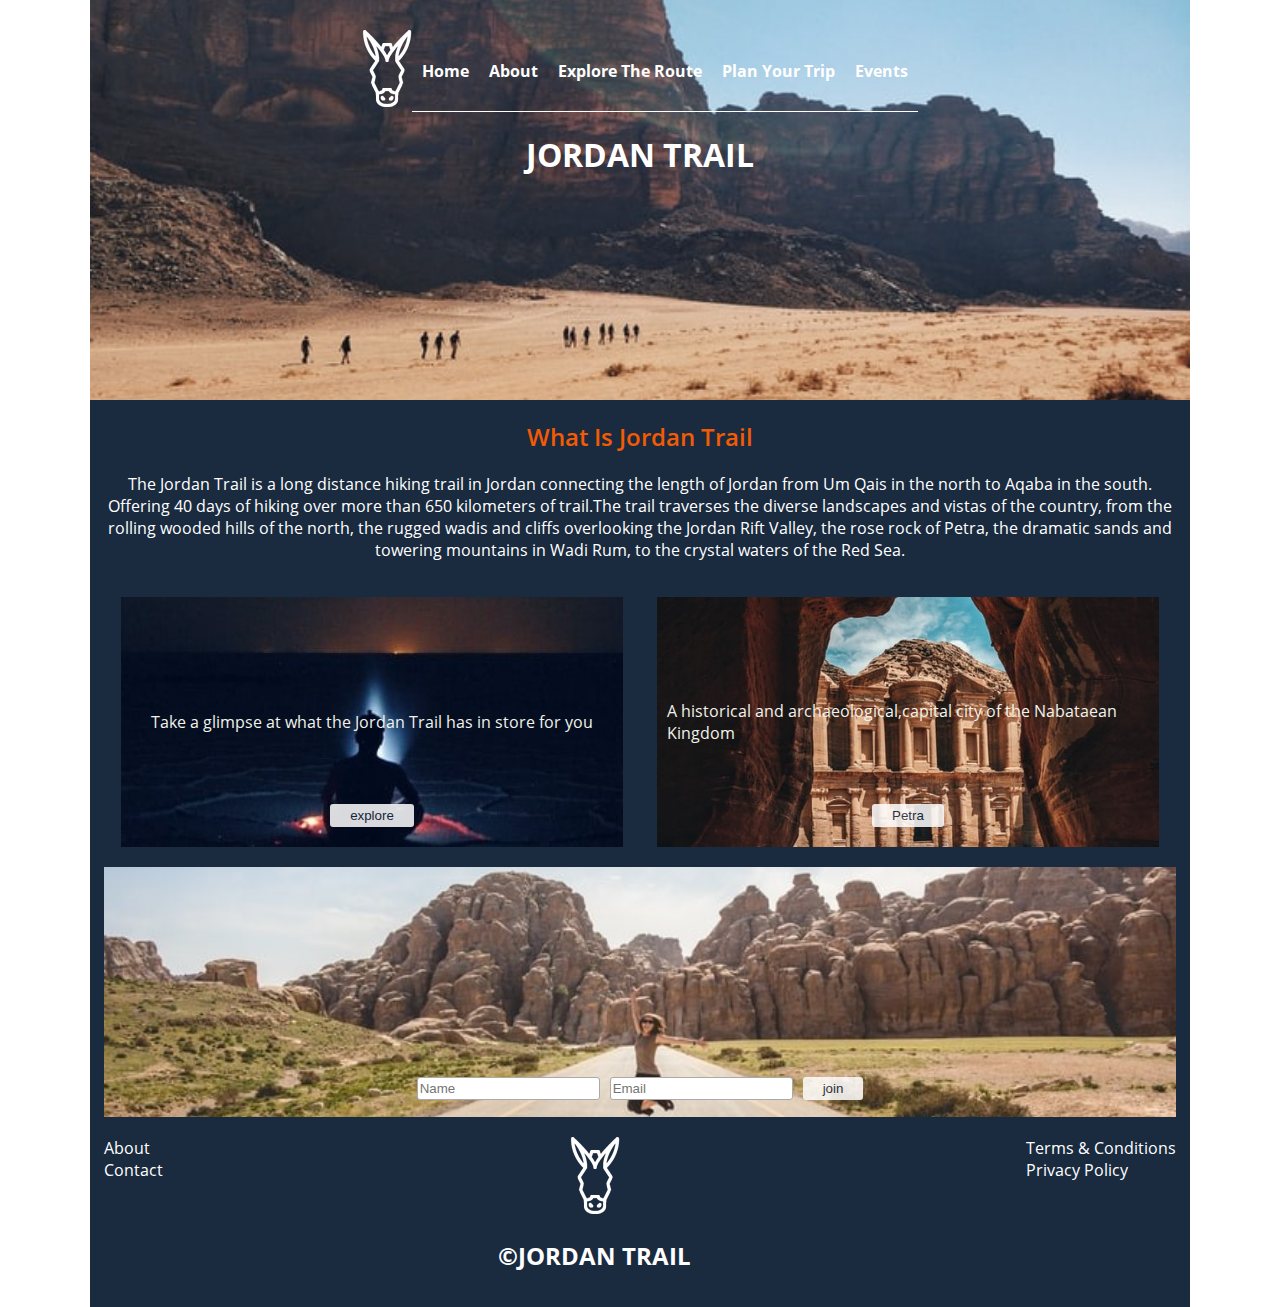
<file: html/index.html>
<!DOCTYPE html>
<html lang="en" dir="ltr">

<head>
    <meta charset="utf-8">
    <meta name="viewport" content="width=device-width, initial-scale=1">
    <meta name="description" content="top fifteenth trail in the world">
    <!-- schreib description spater circa 120 zeichen  -->

    <link rel="stylesheet" href="../css/style.css">
    <title>home</title>
</head>

<body>
    <div class="container container-home">
        <header>
            <nav class="mainnav-mobile">
                <div>
                  <img src="../images/Hamburger_icon.svg" alt="menu bar">
                </div><!-- .Mobile-hamburger -->
            </nav>
            <nav class="mainnav-desktop">
                <a href="index.html">
                    <img src="../images/logo.png" alt="logo">
                </a>
                <ul>
                    <li><a href="">Home</a></li>
                    <li><a href="">About</a></li>
                    <li class="has-submenu"><a href="#">Explore The Route</a>
                      <ul>
                        <li><a href="explore.html">Dana To Petra</a></li>
                        <li><a href="#">Wadi Rum To Petra</a></li>
                        <li><a href="#">Aqaba To Petra</a></li>
                      </ul>
                    </li>
                    <li class="has-submenu"><a href="">Plan Your Trip</a>
                      <ul>
                        <li><a href="culture.html">Language And Culture</a></li>
                        <li><a href="#">Weather</a></li>
                        <li><a href="#">Things To Do</a></li>
                      </ul>
                    </li>
                    <li><a href="">Events</a></li>
                </ul>
            </nav>
            <div id="main-heading">
                <h1>JORDAN TRAIL</h1>
            </div>

        </header>

        <main>

          <div clas="main-text">
            <h2>What Is Jordan Trail</h2>
           <p id="main-par">The Jordan Trail is a long distance hiking trail in Jordan connecting the length of Jordan from Um Qais in the north to Aqaba in the south. Offering 40 days of hiking over more than 650 kilometers of trail.The trail traverses the diverse landscapes and vistas of the country, from the rolling wooded hills of the north, the rugged wadis and cliffs overlooking the Jordan Rift Valley, the rose rock of Petra, the dramatic sands and towering mountains in Wadi Rum, to the crystal waters of the Red Sea.
           </p>
          </div>





            <div class="explore">
                <div class="content-box">
                  <p>Take a glimpse at what the Jordan Trail has in store for you</p>
                  <div class="button-wrap"><button>explore</button></div>
                </div>
                <div class="content-box">
                  <p>A historical and archaeological,capital city of the Nabataean Kingdom</p>
                  <div class="button-wrap"><button>Petra</button>

                  </div>
                </div>

            </div>
            <div class="content-box join-group">
              <form class="form-join" action="index.html" method="post">
                  <input type="text" name="name" value="" placeholder="Name">
                  <input type="text" name="email" value="" placeholder="Email">
                  <button class="button-join" type="button" name="button">join</button>
              </form>


            </div>

        </main>
        <footer>
          <div class="footer-nav">
           <ul>
            <li><a href="#">About</a></li>
            <li><a href="contact.html">Contact</a></li>
           </ul>
          </div>
          <div class="footer-brand">
            <div class="logo-container">
              <img src="../images/logo.png" alt="logo">
            </div>

            <h2>&copy;JORDAN TRAIL</h2>

          </div>
          <div class="footer-terms">
            <a href="#">Terms & Conditions</a>
            <a href="#">Privacy Policy</a>
          </div>
       </footer>

    </div>

</body>

</html>
</file>
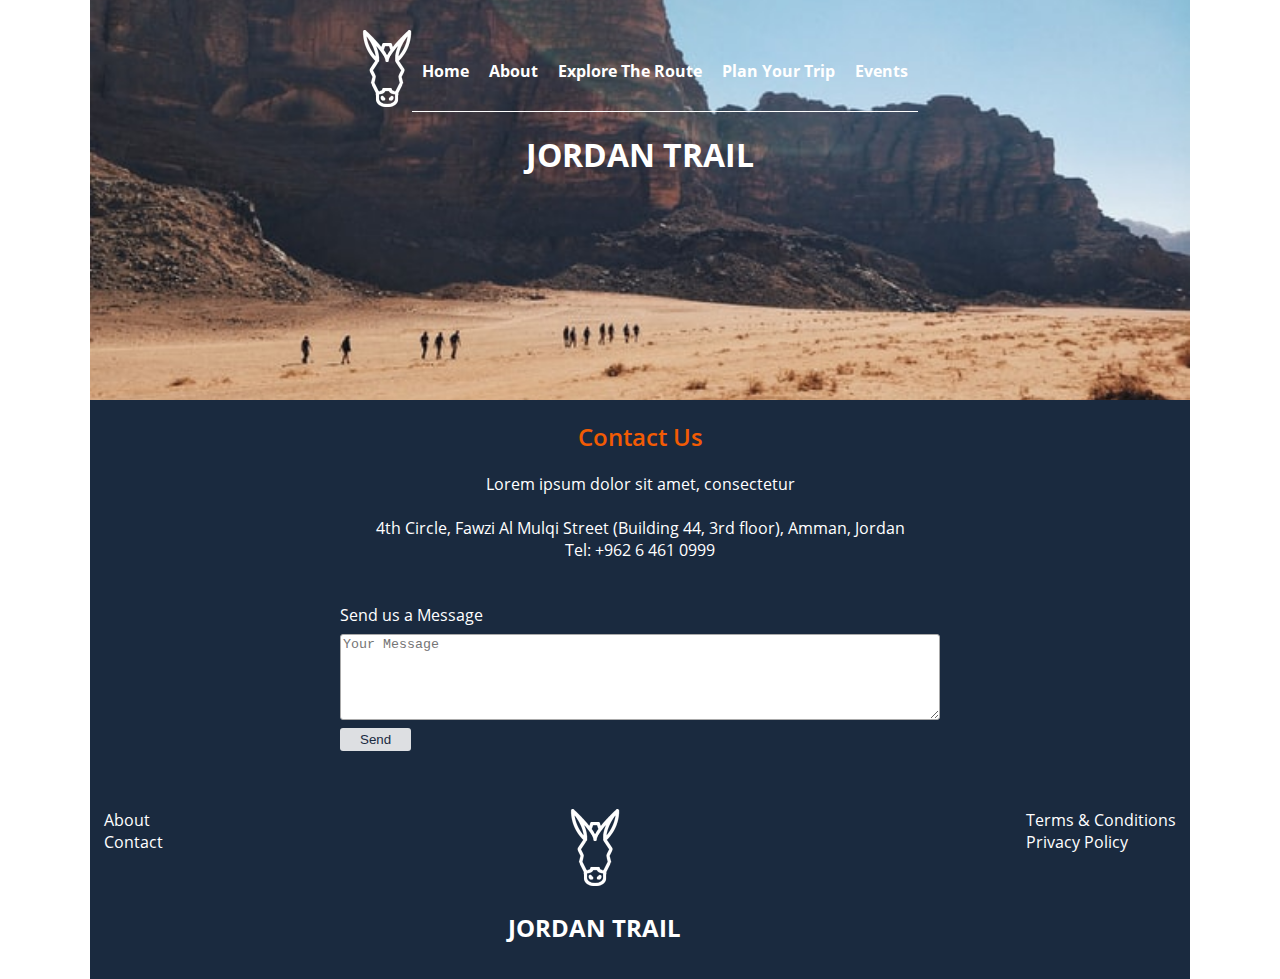
<file: html/contact.html>
<!DOCTYPE html>
<html lang="en" dir="ltr">

<head>
    <meta charset="utf-8">
    <meta name="viewport" content="width=device-width, initial-scale=1">
    <meta name="description" content="top fifteenth trail in the world">
    <!-- schreib description spater circa 120 zeichen  -->

    <link rel="stylesheet" href="../css/style.css">
    <title>home</title>
</head>

<body>
    <div class="container container-home">
        <header>
            <nav class="mainnav-mobile">
                <div>
                  <img src="../images/Hamburger_icon.svg" alt="menu bar">
                </div><!-- .Mobile-hamburger -->
            </nav>
            <nav class="mainnav-desktop">
                <a href="index.html">
                    <img src="../images/logo.png" alt="logo">
                </a>
                <ul>
                    <li><a href="">Home</a></li>
                    <li><a href="">About</a></li>
                    <li class="has-submenu"><a href="#">Explore The Route</a>
                      <ul>
                        <li><a href="explore.html">Dana To Petra</a></li>
                        <li><a href="#">Wadi Rum To Petra</a></li>
                        <li><a href="#">Aqaba To Petra</a></li>
                      </ul>
                    </li>
                    <li class="has-submenu"><a href="">Plan Your Trip</a>
                      <ul>
                        <li><a href="culture.html">Language And Culture</a></li>
                        <li><a href="#">Weather</a></li>
                        <li><a href="#">Things To Do</a></li>
                      </ul>
                    </li>
                    <li><a href="">Events</a></li>
                </ul>
            </nav>
            <div id="main-heading">
                <h1>JORDAN TRAIL</h1>
            </div>

        </header>

        <main>

          <div class="main-text main-text-contact">
            <h2>Contact Us</h2>
           <p id="main-par">
             Lorem ipsum dolor sit amet, consectetur <br>
             <br>
             4th Circle, Fawzi Al Mulqi Street (Building 44, 3rd floor), Amman, Jordan<br>

             Tel: +962 6 461 0999
           </p>

           <form>
             <label>Send us a Message</label>
             <textarea placeholder="Your Message" name="name"></textarea>
             <button type="button" name="button">Send</button>
           </form>
          </div>

        </main>
        <footer>
          <div class="footer-nav">
           <ul>
            <li><a href="#">About</a></li>
            <li><a href="contact.html">Contact</a></li>
           </ul>
          </div>
          <div class="footer-brand">
            <div class="logo-container">
              <img src="../images/logo.png" alt="logo">
            </div>

            <h2>JORDAN TRAIL</h2>

          </div>
          <div class="footer-terms">
            <a href="#">Terms & Conditions</a>
            <a href="#">Privacy Policy</a>
          </div>
       </footer>

    </div>

</body>

</html>
</file>
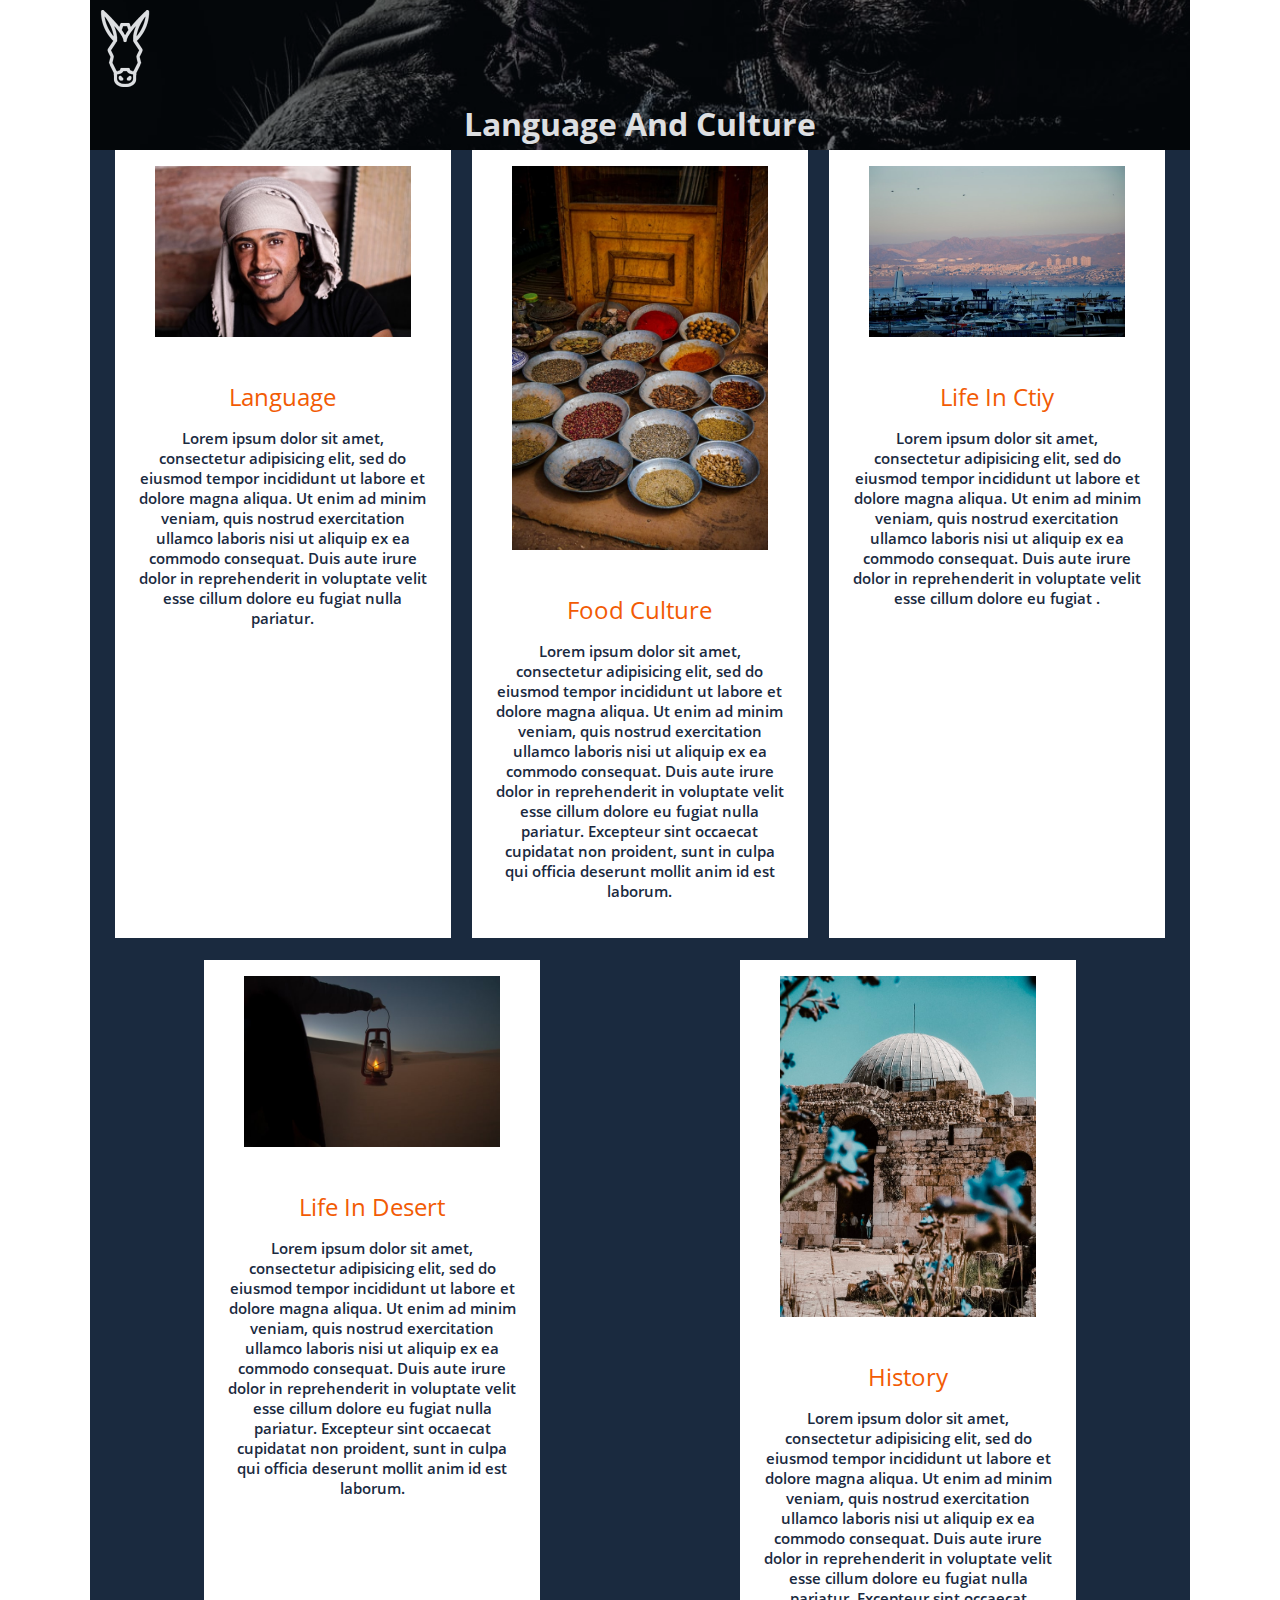
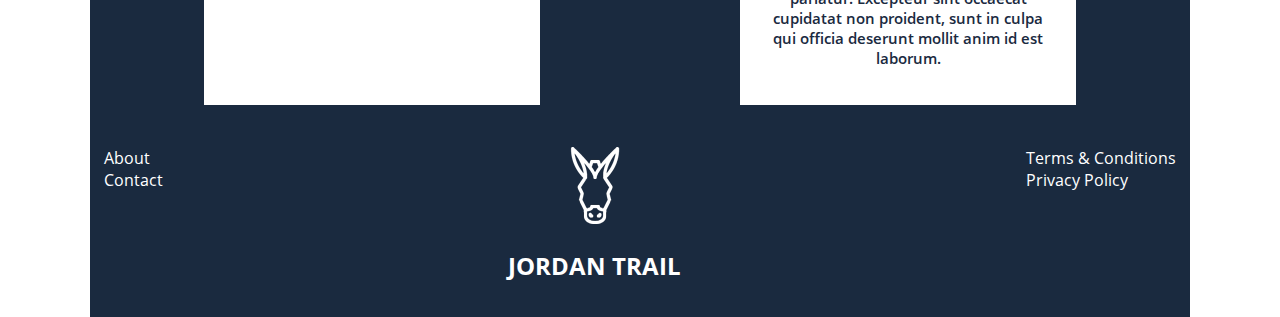
<file: html/culture.html>
<!DOCTYPE html>
<html lang="en-US">

<head>
    <meta charset="UTF-8">
    <meta name="viewport" content="width=device-width, initial-scale=1">

    <title>Jordan Trail</title>
    <meta name="description" content="Top fifteenth trail in the world, route , dana to petra"/>

    <link rel="stylesheet" href="../css/style.css" type="text/css" media="all">
    <link rel="stylesheet" href="http://maxcdn.bootstrapcdn.com/font-awesome/4.3.0/css/font-awesome.min.css">

</head>

<body>

  <div class="container">



    <header class="masthead">
        <div class="centered">
          <a href="index.html">
            <img  src="../images/logo.png" alt="">
          </a>

            <div class="site-branding">
                <h1 class="site-title">Language And Culture</h1>
            </div><!-- .site-title -->
        </div><!-- .centered -->
    </header><!-- .masthead -->

    <main class="main-area">

        <div class="centered">

            <section class="cards">

                <article class="card">
                    <a href="#">
                        <figure class="thumbnail">
                            <img src="../images/jordanian.jpg" alt="A jordanianman picture">
                        </figure>
                        <div class="card-content">
                            <h2>Language</h2>
                            <p>Lorem ipsum dolor sit amet, consectetur adipisicing elit, sed do eiusmod tempor incididunt ut labore et dolore magna aliqua. Ut enim ad minim veniam, quis nostrud exercitation ullamco laboris nisi ut aliquip ex ea commodo consequat. Duis aute irure dolor in reprehenderit in voluptate velit esse cillum dolore eu fugiat nulla pariatur. </p>
                        </div><!-- .card-content -->
                    </a>
                </article><!-- .card -->

                <article class="card">
                    <a href="#">
                        <figure class="thumbnail">
                            <img src="../images/jordancul.jpg" alt="spiecies">
                        </figure>
                        <div class="card-content">
                            <h2>Food Culture</h2>
                            <p>Lorem ipsum dolor sit amet, consectetur adipisicing elit, sed do eiusmod tempor incididunt ut labore et dolore magna aliqua. Ut enim ad minim veniam, quis nostrud exercitation ullamco laboris nisi ut aliquip ex ea commodo consequat. Duis aute irure dolor in reprehenderit in voluptate velit esse cillum dolore eu fugiat nulla pariatur. Excepteur sint occaecat cupidatat non proident, sunt in culpa qui officia deserunt mollit anim id est laborum.</p>
                        </div><!-- .card-content -->
                    </a>
                </article><!-- .card -->

                <article class="card">
                    <a href="#">
                        <figure class="thumbnail">
                            <img src="../images/aqaba.jpg" alt="Aqaba Port">
                        </figure>
                        <div class="card-content">
                            <h2>Life In Ctiy</h2>
                            <p>Lorem ipsum dolor sit amet, consectetur adipisicing elit, sed do eiusmod tempor incididunt ut labore et dolore magna aliqua. Ut enim ad minim veniam, quis nostrud exercitation ullamco laboris nisi ut aliquip ex ea commodo consequat. Duis aute irure dolor in reprehenderit in voluptate velit esse cillum dolore eu fugiat .</p>
                        </div><!-- .card-content -->
                    </a>
                </article><!-- .card -->

                <article class="card">
                    <a href="#">
                        <figure class="thumbnail">
                            <img src="../images/desertlife.jpg" alt="Desert">
                        </figure>
                        <div class="card-content">
                            <h2>Life In Desert</h2>
                            <p>Lorem ipsum dolor sit amet, consectetur adipisicing elit, sed do eiusmod tempor incididunt ut labore et dolore magna aliqua. Ut enim ad minim veniam, quis nostrud exercitation ullamco laboris nisi ut aliquip ex ea commodo consequat. Duis aute irure dolor in reprehenderit in voluptate velit esse cillum dolore eu fugiat nulla pariatur. Excepteur sint occaecat cupidatat non proident, sunt in culpa qui officia deserunt mollit anim id est laborum.</p>
                        </div><!-- .card-content -->
                    </a>
                </article><!-- .card -->

                <article class="card">
                    <a href="#">
                        <figure class="thumbnail">
                            <img src="../images/mosk.jpg" alt="an old Mosk">
                        </figure>
                        <div class="card-content">
                            <h2>History</h2>
                        <p>Lorem ipsum dolor sit amet, consectetur adipisicing elit, sed do eiusmod tempor incididunt ut labore et dolore magna aliqua. Ut enim ad minim veniam, quis nostrud exercitation ullamco laboris nisi ut aliquip ex ea commodo consequat. Duis aute irure dolor in reprehenderit in voluptate velit esse cillum dolore eu fugiat nulla pariatur. Excepteur sint occaecat cupidatat non proident, sunt in culpa qui officia deserunt mollit anim id est laborum.</p>
                        </div><!-- .card-content -->
                    </a>
                </article><!-- .card -->

            </section><!-- .cards -->

        </div><!-- .centered -->

    </main>
    <footer>
      <div class="footer-nav">
       <ul>
        <li><a href="#">About</a></li>
        <li><a href="contact.html">Contact</a></li>
       </ul>
      </div>
      <div class="footer-brand">
        <div class="logo-container">
          <img src="../images/logo.png" alt="logo">
        </div>

        <h2>JORDAN TRAIL</h2>

      </div>
      <div class="footer-terms">
        <a href="#">Terms & Conditions</a>
        <a href="#">Privacy Policy</a>
      </div>
   </footer>
</div>
</body>

</html>
</file>
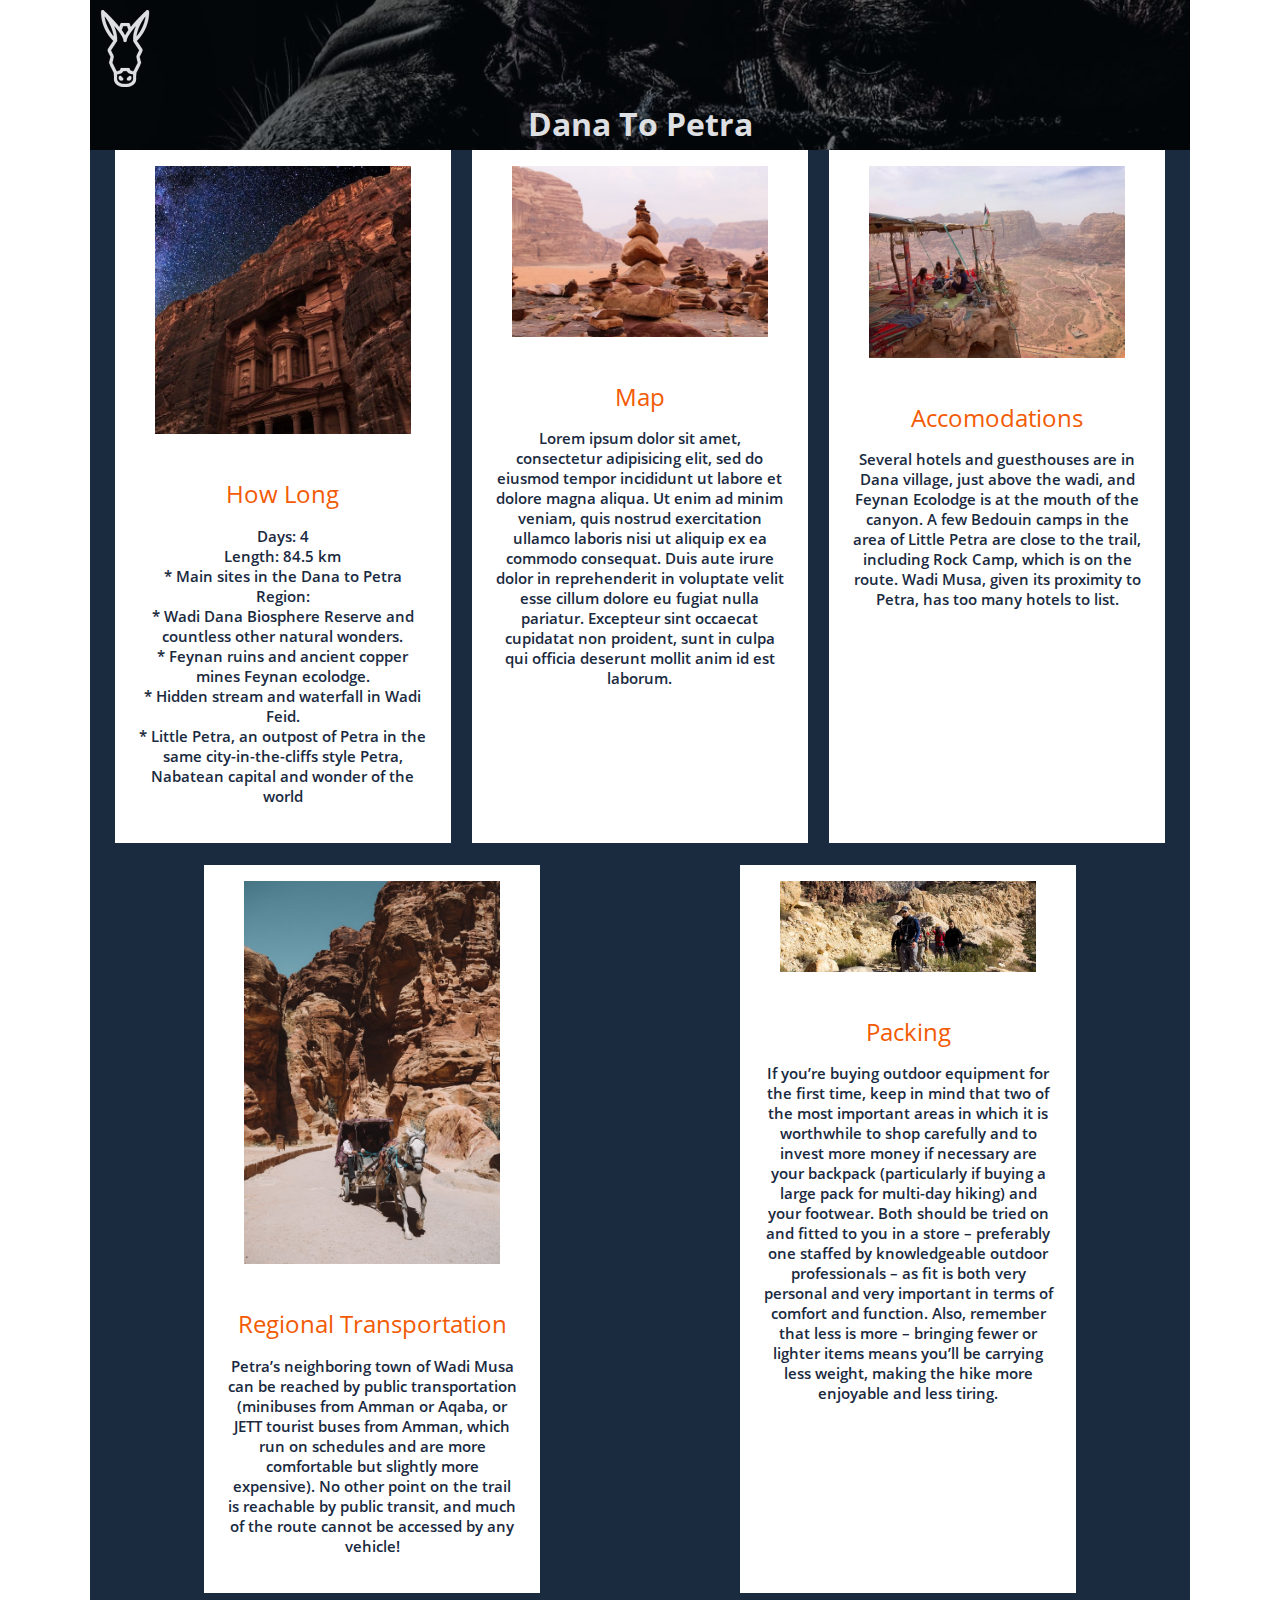
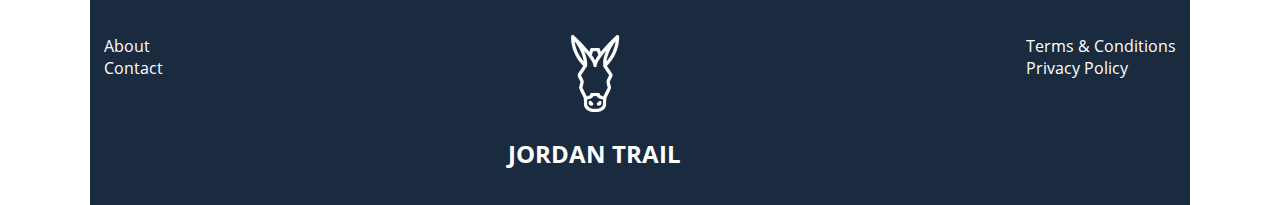
<file: html/explore.html>
<!DOCTYPE html>
<html lang="en-US">

<head>
    <meta charset="UTF-8">
    <meta name="viewport" content="width=device-width, initial-scale=1">

    <title>Jordan Trail</title>
    <meta name="description" content="Top fifteenth trail in the world, route , dana to petra"/>

    <link rel="stylesheet" href="../css/style.css" type="text/css" media="all">
    <link rel="stylesheet" href="http://maxcdn.bootstrapcdn.com/font-awesome/4.3.0/css/font-awesome.min.css">

</head>

<body>

  <div class="container container-special-pages">



    <header class="masthead">
        <div class="centered">
          <a href="index.html">
            <img src="../images/logo.png" alt="logo">
          </a>


            <div class="site-branding">

                <h1 class="site-title">Dana To Petra</h1>

            </div><!-- site-title -->
        </div><!-- centered -->
    </header><!-- masthead -->

    <main class="main-area">

        <div class="centered">

            <section class="cards">

                <article class="card">
                    <a href="#">
                        <figure class="thumbnail">
                            <img src="../images/petra.jpg" alt="Petra">
                        </figure>
                        <div class="card-content">
                            <h2>How Long</h2>
                            <p>Days: 4 <br>Length: 84.5 km <br>* Main sites in the Dana to Petra Region: <br>* Wadi Dana Biosphere Reserve and countless other natural wonders. <br>* Feynan ruins and ancient copper mines Feynan ecolodge. <br>* Hidden stream and waterfall in Wadi Feid. <br>* Little Petra, an outpost of Petra in the same city-in-the-cliffs style Petra, Nabatean capital and wonder of the world</p>
                        </div><!-- .card-content -->
                    </a>
                </article><!-- .card -->

                <article class="card">
                    <a href="#">
                        <figure class="thumbnail">
                            <img src="../images/trailim.jpg" alt="Map">
                        </figure>
                        <div class="card-content">
                            <h2>Map</h2>
                            <p>Lorem ipsum dolor sit amet, consectetur adipisicing elit, sed do eiusmod tempor incididunt ut labore et dolore magna aliqua. Ut enim ad minim veniam, quis nostrud exercitation ullamco laboris nisi ut aliquip ex ea commodo consequat. Duis aute irure dolor in reprehenderit in voluptate velit esse cillum dolore eu fugiat nulla pariatur. Excepteur sint occaecat cupidatat non proident, sunt in culpa qui officia deserunt mollit anim id est laborum.</p>
                        </div><!-- .card-content -->
                    </a>
                </article><!-- .card -->

                <article class="card">
                    <a href="#">
                        <figure class="thumbnail">
                            <img src="../images/jordanchill.jpg" alt="People are chilling ,spectacular nature">
                        </figure>
                        <div class="card-content">
                            <h2>Accomodations</h2>
                            <p>Several hotels and guesthouses are in Dana village, just above the wadi, and Feynan Ecolodge is at the mouth of the canyon. A few Bedouin camps in the area of Little Petra are close to the trail, including Rock Camp, which is on the route. Wadi Musa, given its proximity to Petra, has too many hotels to list.</p>
                        </div><!-- .card-content -->
                    </a>
                </article><!-- .card -->

                <article class="card">
                    <a href="#">
                        <figure class="thumbnail">
                            <img src="../images/transport.jpg" alt="Transport">
                        </figure>
                        <div class="card-content">
                            <h2>Regional Transportation</h2>
                            <p>Petra’s neighboring town of Wadi Musa can be reached by public transportation (minibuses from Amman or Aqaba, or JETT tourist buses from Amman, which run on schedules and are more comfortable but slightly more expensive). No other point on the trail is reachable by public transit, and much of the route cannot be accessed by any vehicle!</p>
                        </div><!-- .card-content -->
                    </a>
                </article><!-- .card -->

                <article class="card">
                    <a href="#">
                        <figure class="thumbnail">
                            <img src="../images/hike.jpg" alt="People are hiking">
                        </figure>
                        <div class="card-content">
                            <h2>Packing</h2>
                            <p>If you’re buying outdoor equipment for the first time, keep in mind that two of the most important areas in which it is worthwhile to shop carefully and to invest more money if necessary are your backpack (particularly if buying a large pack for multi-day hiking) and your footwear. Both should be tried on and fitted to you in a store – preferably one staffed by knowledgeable outdoor professionals – as fit is both very personal and very important in terms of comfort and function. Also, remember that less is more – bringing fewer or lighter items means you’ll be carrying less weight, making the hike more enjoyable and less tiring.</p>
                        </div><!-- .card-content -->
                    </a>
                </article><!-- .card -->

            </section><!-- .cards -->

        </div><!-- .centered -->


    </main>
    <footer>
      <div class="footer-nav">
       <ul>
        <li><a href="#">About</a></li>
        <li><a href="contact.html">Contact</a></li>
       </ul>
      </div>
      <div class="footer-brand">
        <div class="logo-container">
          <img src="../images/logo.png" alt="logo">
        </div>

        <h2>JORDAN TRAIL</h2>

      </div>
      <div class="footer-terms">
        <a href="#">Terms & Conditions</a>
        <a href="#">Privacy Policy</a>
      </div>
   </footer>
</div>
</body>

</html>
</file>
<file: css/style.css>
/*
** font styles
*/
/* open-sans-300 - latin */
@font-face {
  font-family: 'Open Sans';
  font-style: normal;
  font-weight: 300;
  src: url('../fonts/open-sans-v17-latin-300.eot'); /* IE9 Compat Modes */
  src: local('Open Sans Light'), local('OpenSans-Light'),
       url('../fonts/open-sans-v17-latin-300.eot?#iefix') format('embedded-opentype'), /* IE6-IE8 */
       url('../fonts/open-sans-v17-latin-300.woff2') format('woff2'), /* Super Modern Browsers */
       url('../fonts/open-sans-v17-latin-300.woff') format('woff'), /* Modern Browsers */
       url('../fonts/open-sans-v17-latin-300.ttf') format('truetype'), /* Safari, Android, iOS */
       url('../fonts/open-sans-v17-latin-300.svg#OpenSans') format('svg'); /* Legacy iOS */
}
/* open-sans-regular - latin */
@font-face {
  font-family: 'Open Sans';
  font-style: normal;
  font-weight: 400;
  src: url('../fonts/open-sans-v17-latin-regular.eot'); /* IE9 Compat Modes */
  src: local('Open Sans Regular'), local('OpenSans-Regular'),
       url('../fonts/open-sans-v17-latin-regular.eot?#iefix') format('embedded-opentype'), /* IE6-IE8 */
       url('../fonts/open-sans-v17-latin-regular.woff2') format('woff2'), /* Super Modern Browsers */
       url('../fonts/open-sans-v17-latin-regular.woff') format('woff'), /* Modern Browsers */
       url('../fonts/open-sans-v17-latin-regular.ttf') format('truetype'), /* Safari, Android, iOS */
       url('../fonts/open-sans-v17-latin-regular.svg#OpenSans') format('svg'); /* Legacy iOS */
}
/* open-sans-600 - latin */
@font-face {
  font-family: 'Open Sans';
  font-style: normal;
  font-weight: 600;
  src: url('../fonts/open-sans-v17-latin-600.eot'); /* IE9 Compat Modes */
  src: local('Open Sans SemiBold'), local('OpenSans-SemiBold'),
       url('../fonts/open-sans-v17-latin-600.eot?#iefix') format('embedded-opentype'), /* IE6-IE8 */
       url('../fonts/open-sans-v17-latin-600.woff2') format('woff2'), /* Super Modern Browsers */
       url('../fonts/open-sans-v17-latin-600.woff') format('woff'), /* Modern Browsers */
       url('../fonts/open-sans-v17-latin-600.ttf') format('truetype'), /* Safari, Android, iOS */
       url('../fonts/open-sans-v17-latin-600.svg#OpenSans') format('svg'); /* Legacy iOS */
}
/* open-sans-700 - latin */
@font-face {
  font-family: 'Open Sans';
  font-style: normal;
  font-weight: 700;
  src: url('../fonts/open-sans-v17-latin-700.eot'); /* IE9 Compat Modes */
  src: local('Open Sans Bold'), local('OpenSans-Bold'),
       url('../fonts/open-sans-v17-latin-700.eot?#iefix') format('embedded-opentype'), /* IE6-IE8 */
       url('../fonts/open-sans-v17-latin-700.woff2') format('woff2'), /* Super Modern Browsers */
       url('../fonts/open-sans-v17-latin-700.woff') format('woff'), /* Modern Browsers */
       url('../fonts/open-sans-v17-latin-700.ttf') format('truetype'), /* Safari, Android, iOS */
       url('../fonts/open-sans-v17-latin-700.svg#OpenSans') format('svg'); /* Legacy iOS */
}
/*
** reset styles
*/

body {
  font-family: "Open Sans", arial, helvetica, sans-serif;


}

body,
ul {
  margin:0;
  padding:0;
}

/*
** global elements
*/

input[type=text],
textarea {
  border: 1px solid #aaa;
  border-radius: 3px;
  color: #1A2A3F;

}

button {
  background-color: #FFF;
  opacity: 85%;
  border-radius: 3px;
  border: 3px;
  color: #1A2A3F;
  font-weight: 100;
  padding: 4px 20px;
  cursor: pointer;
}

/*
** main layout
*/

.container {
  width: 100%;
  margin: 0 auto;
  background-color: #1A2A3F;

}

main > div h2 {
  color: #F25B04;
  text-align: center;
  font-weight: 600;
}

#main-par {
  color: #FFF;
  text-align: center;
  font-weight: 400;
}


/*
** header styles
*/

header {
  background-image: url(../images/aljordan.jpg);
  background-size: cover;
  height: 400px;
  background-position: center;

}

#main-heading {
  color: #FFF;
  text-align: center;
}


.masthead {
  background-image: url(../images/camel.jpg);
  opacity: 85%;
  background-position: center;
  background-size: cover;
  height: 150px;
}

.masthead img {
  margin: 10px;
}

.site-title {
	color: white;
  text-align: center;
  padding-bottom: 25%;
  margin-top: 0;
}
.card {
	background: white;
	margin-bottom: 32px;
}

.card img {
	width: 100%;
}

.card h2 {
  color: #F25B04;
}

.card p {
  color:#1A2A3F;
  text-align: center;
  font-weight: 600;
}

.card a {
	color: black;
	text-decoration: none;
}

.card a:hover {
	box-shadow: 3px 3px 8px hsl(0, 0%, 70%);
}

/*
@media (min-width: 768px) {
  .container {
  max-width: 540;
}
}
 */

.mainnav-desktop {
  display:none;
  padding-top: 30px;
  justify-content: center;
  font-weight: 300;
  font-weight: 400;
  font-weight: 600;
  font-weight: 700;
}

.mainnav-mobile {
  display: block;
  height: 30px;
  width: 30px;
}

.mainnav-mobile img {
  fill: #FFF;
}

/*
** content styles
*/

main {
  margin: 0 14px;
}

.content-box p {
  color: #F0F2EB;
}

.explore .content-box {
  margin: 20px 0;
  height: 250px;
  background-repeat: no-repeat;
  background-size: cover;
  display: flex;
  align-items: center;
  justify-content: center;
  position: relative;
}

.explore .content-box .button-wrap {
  position: absolute;
  bottom: 20px;
}

.explore .content-box:first-child {

  background-image: url(../images/exploreee.jpg);
  background-position: center;
  background-size: cover;
}

.explore .content-box:last-child {

  background-image: url(../images/petraa.jpg);
  background-position: center;
  background-size: cover;


}

.content-box.join-group {

  margin-right: 20px 0;
  height: 250px;
  background-color:blue;
  background-image: url(../images/joinn.jpg);
  background-size: cover;
  background-position: center;
  display: flex;
  flex-direction: column-reverse;
}

/*
 **forms
 */

.content-box.join-group form {
  display: flex;
  flex-wrap: wrap;
  justify-content: space-around;
  padding-bottom: 12px;
}

/*
.form-join input,
.form-join button {
  margin: 0 20px 10px;

} */


.card-content {
	padding: 22px;
}

.card-content h2 {
	margin-top: 0;
	margin-bottom: 8px;
	font-weight: normal;
}

.card-content p {
	font-size: 95%;
}

/*
** footer styles
*/
footer {
  margin-top: 20px;
  padding: 0 14px 20px;
  height: 150px;
  display: flex;
  justify-content: space-between;
  color:#FFF;
  text-decoration: none;
}

.footer-nav ul {
  list-style: none;
}

.footer-nav a {
  text-decoration: none;
  color: #FFF;
}

.footer-brand {
  text-align: center;
  color: #FFF;

}

.footer-terms a {
  color: #FFF;
  text-decoration: none;
  display: flex;
  flex-direction: column;
}



  .main-text-contact form {

    margin: 35px auto 50px;
    display: flex;
    flex-direction: column;
    color: #fff;
  }


  .main-text-contact form label {

    margin: 8px 0;
  }

  .main-text-contact form textarea {
    max-width: 800px;
    min-height: 80px;

  }

  .main-text-contact form button {
    width: max-content;
    margin: 8px 0;
  }



/* ---------------------------------------------------------*/
/* ------------------ media queries ------------------------*/
/* ---------------------------------------------------------*/

/*
** styles for only desktop
*/

@media only screen and (min-width: 900px) {

  header nav .mainnav-desktop {
    height: 300px;
  }

  .container {
    width: 1100px;
  }

  .mainnav-mobile {
    display: none;
  }

  .mainnav-desktop {
    display:flex;
  }

  .mainnav-desktop ul {
    margin: 0;
    padding: 0;
    display: flex;
    list-style-type: none;
    align-items: center;
    border-bottom: 1px solid #fff;
  }

  .mainnav-desktop ul a {
    text-decoration: none;
    margin: 0 5px;
    padding: 0 5px;
    color: #fff;
  }
  .mainnav-desktop ul a:hover {
    color: #1A2A3F;
    color: #cccccc;
  }

  /*
  **Sub Menus
  */
  .mainnav-desktop .has-submenu {
    position: relative;
  }

  .mainnav-desktop .has-submenu ul {
    padding: 8px 8px 8px 10px;

    font-size: 13px;
    display: none;
    position: absolute;
    flex-direction: column;
    align-items: flex-start;
    border-bottom: 0 none;
  }

  .mainnav-desktop .has-submenu ul li {
    display: inline-flex;
  }

  .mainnav-desktop .has-submenu:hover ul {
    font-size: 13px;
    display: flex;
    background-color: #F25B04;
  }

  main {
    min-height: 300px;
  }

  .explore {
    display: flex;
    justify-content: space-around;
  }

  .explore > div {
    width: 45%;
    padding-right: 10px;
    padding-left: 10px;
  }


  .content-box.join-group form {
    justify-content: center;
  }

  .form-join input,
  .form-join button {
    margin: 5px;

  }

  .cards {
      display: flex;
      flex-wrap: wrap;
      justify-content: space-around;
      margin-top: inherit;
  }

  .card {
      display: flex;
      flex: 0 1 calc(33% - 18px);
      margin-bottom: 22px;

  }

  .main-text-contact #main-par {

    margin: 0 auto;

  }

  .main-text-contact form {
    width: 600px;

  }

}
</file>
